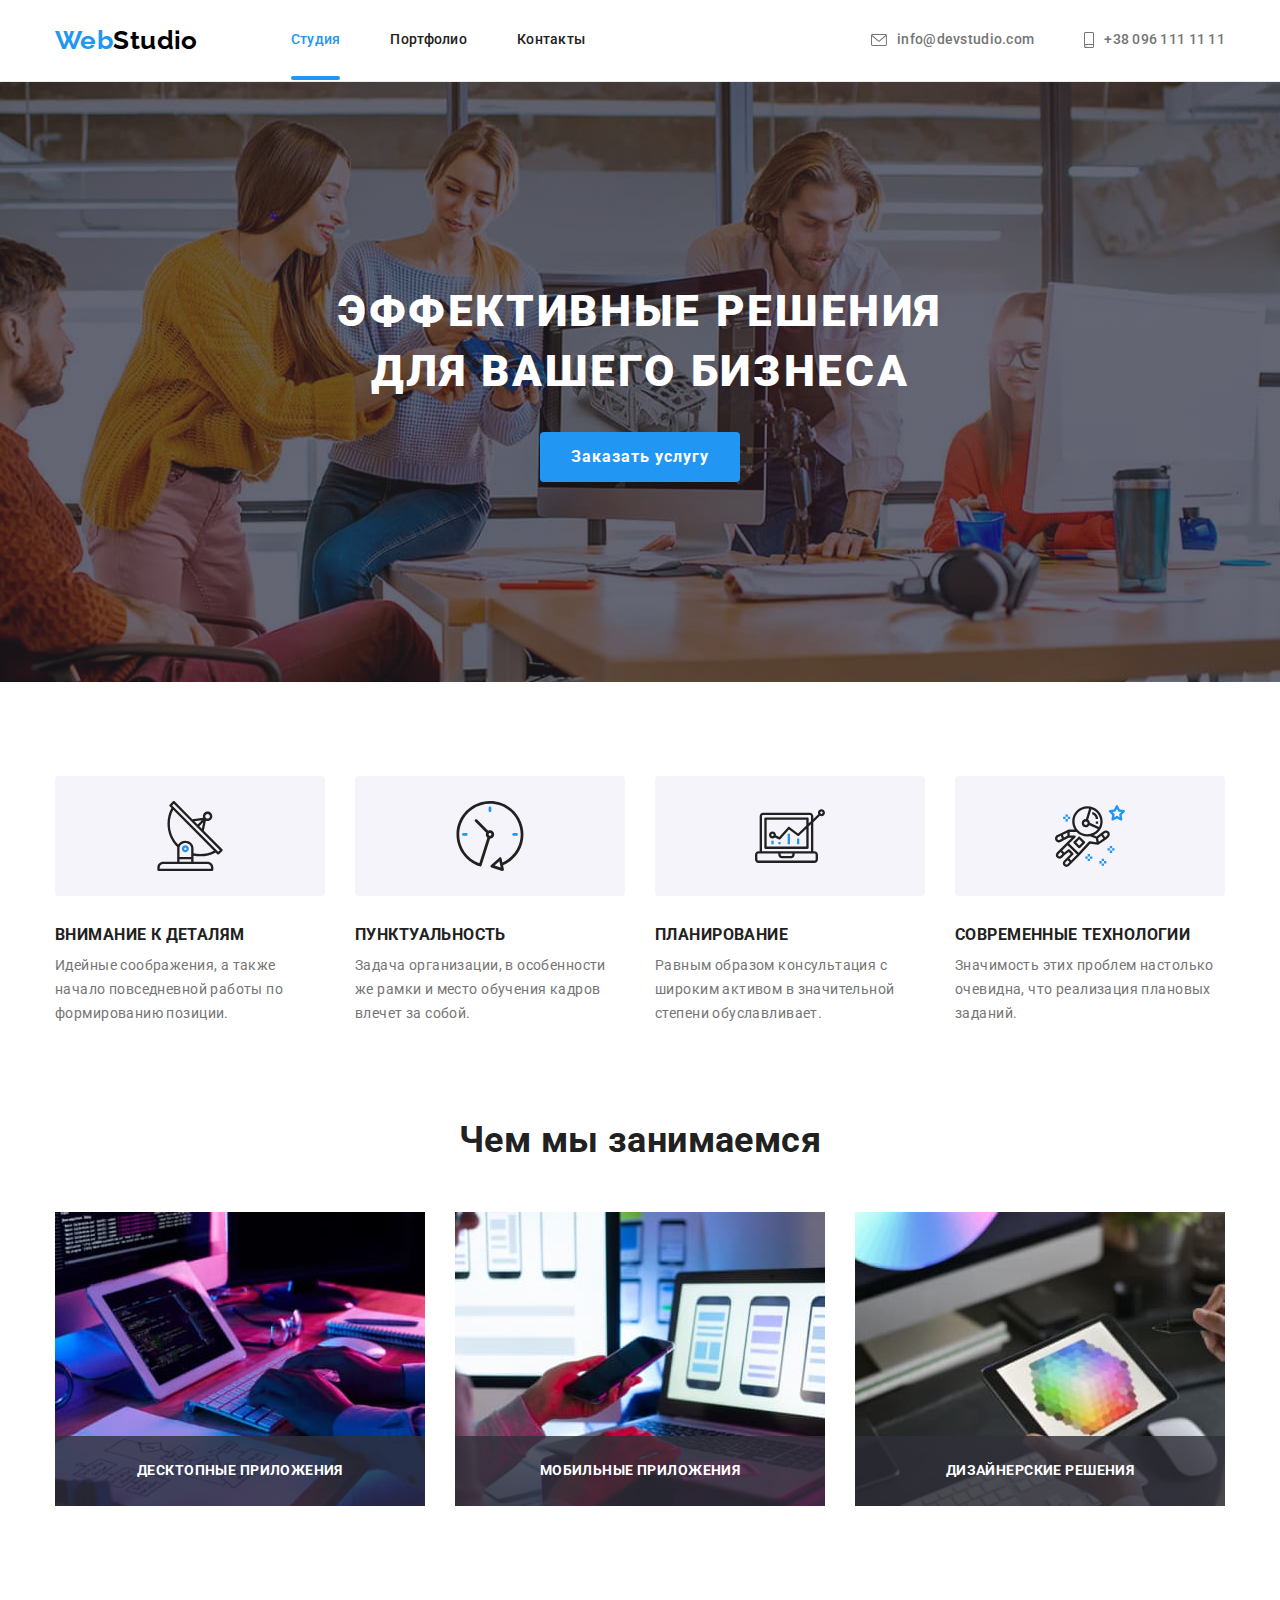
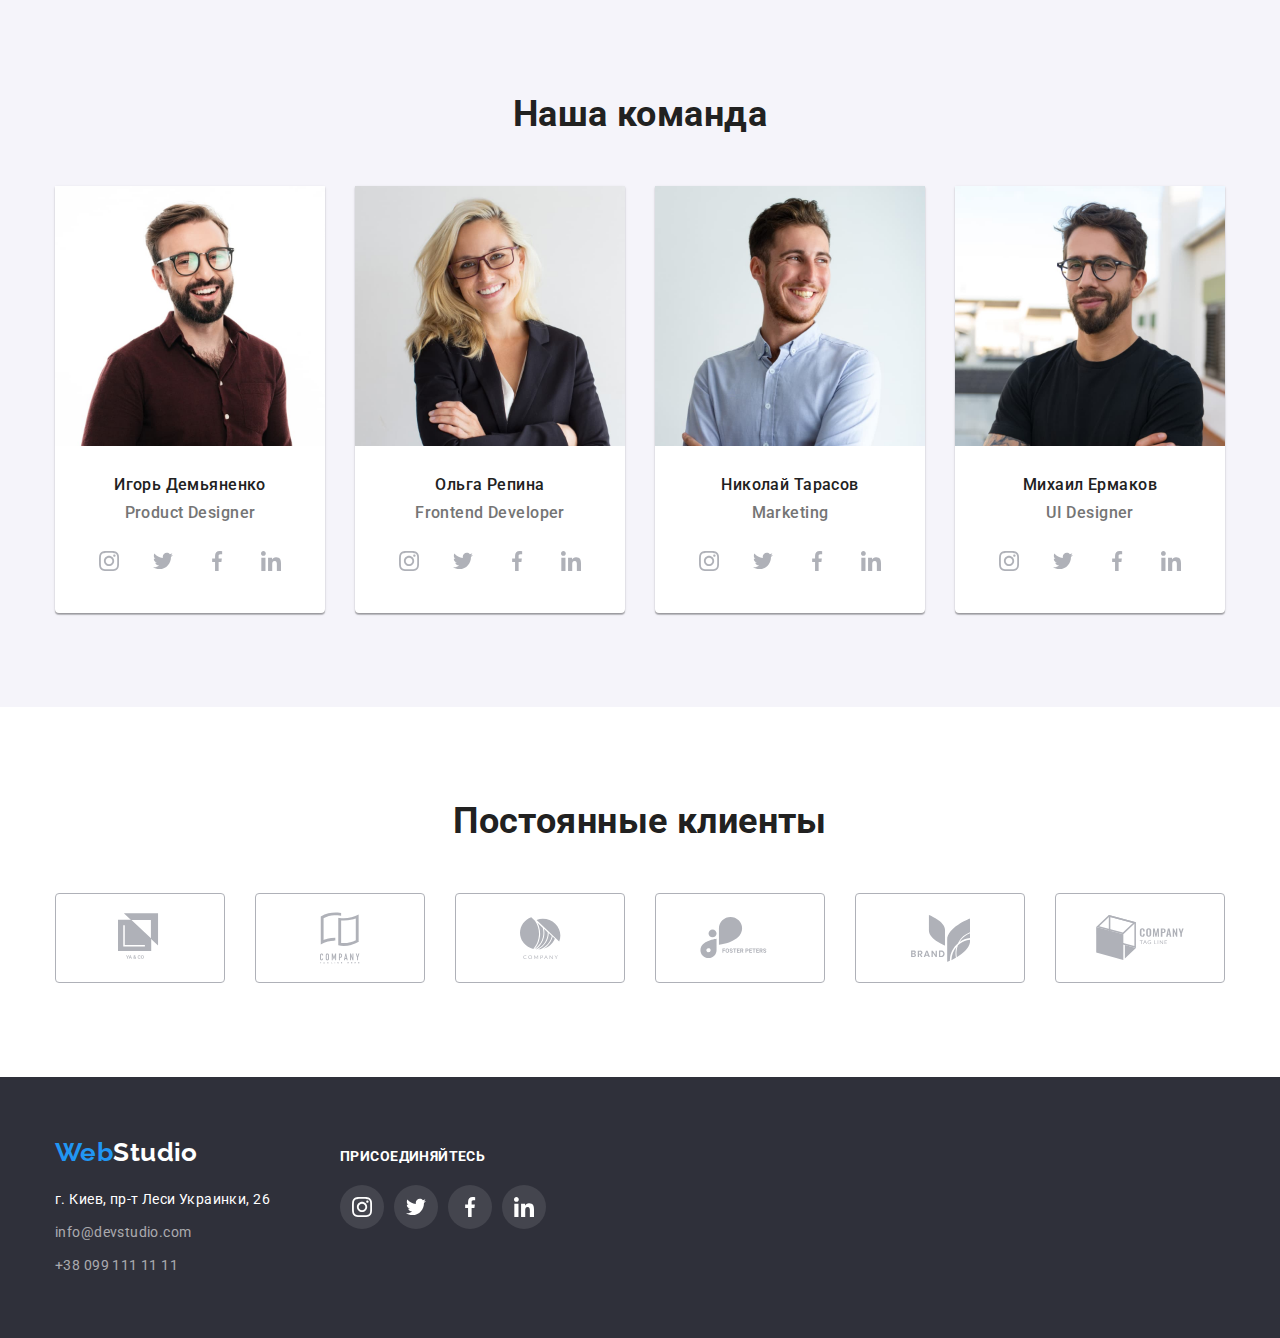
<file: index.html>
<!DOCTYPE html>
<html lang="ru">
<head>
    <meta charset="UTF-8">
    <meta http-equiv="X-UA-Compatible" content="IE=edge">
    <meta name="viewport" content="width=device-width, initial-scale=1.0">
    <title>WebStudio</title>
    <link rel="preconnect" href="https://fonts.gstatic.com">
    <link href="https://fonts.googleapis.com/css2?family=Raleway:wght@700&family=Roboto:wght@400;500;700;900&display=swap"
        rel="stylesheet">
    <link rel="stylesheet" href="https://cdnjs.cloudflare.com/ajax/libs/modern-normalize/0.2.0/modern-normalize.min.css">
    <link rel="stylesheet" href="./css/styles.css">
</head>
<body>
    <header class="header section">
        <div class="container header-container">
            <nav class="header-nav">
                <a href="./index.html" class="logo-webstudio logo-studio"> 
                    <span class="logo-web">Web</span>Studio
                </a>
                <ul class="nav-links">
                    <li>
                        <a href="./index.html" class="current">Студия</a>
                    </li>
                    <li>
                        <a href="./portfolio.html">Портфолио</a>
                    </li>
                    <li>
                        <a href="">Контакты</a>
                    </li>
                </ul>
            </nav>
            <ul class="contacts">
                <li>
                    <a href="mailto:info@devstudio.com" class="contact-link">
                        <svg class="contact-icon" width="16" height="12">
                            <use href="./images/icons.svg#icon-envelope"></use>
                        </svg>
                        info@devstudio.com</a>
                </li>
                <li>
                    <a href="tel:++380961111111" class="contact-link">
                        <svg class="contact-icon" width="10" height="16">
                            <use href="./images/icons.svg#icon-smartphone"></use>
                        </svg>
                        +38 096 111 11 11</a>
                </li>
            </ul>
        </div>
    </header>
    <main>
        <!--Герой-->
        <section class="hero section">
            <div class="hero-background">
                <div class="container hero-container">
                    <div class="hero-content">
                        <h1 class="hero-title">Эффективные решения для вашего бизнеса</h1>
                        <button data-modal-open type="button" class="button hero-button">Заказать услугу</button>
                    </div>
                </div>
            </div>
        </section>
        <!--Наши особенности-->
        <section class="section">
            <div class="peculiarities container">
                <h2 class="visually-hidden">Наши особенности</h2>
                <ul class="peculiar-list">
                    <li>
                        <div class="peculiar-item">
                            <svg class="" width="70" height="70">
                                <use href="./images/icons.svg#icon-antenna" ></use>
                            </svg>
                        </div>
                        <h3>Внимание к деталям</h3>
                        <p>Идейные соображения, а также начало повседневной работы по формированию позиции.</p>
                    </li>
                    <li>
                        <div class="peculiar-item">
                            <svg class="" width="70" height="70">
                                <use href="./images/icons.svg#icon-clock-1"></use>
                            </svg>
                        </div>
                        <h3>Пунктуальность</h3>
                        <p>Задача организации, в особенности же рамки и место обучения кадров влечет за собой.</p>
                    </li>
                    <li>
                        <div class="peculiar-item">
                            <svg class="" width="70" height="70">
                                <use href="./images/icons.svg#icon-diagram"></use>
                            </svg>
                        </div>
                        <h3>Планирование</h3>
                        <p>Равным образом консультация с широким активом в значительной степени обуславливает.</p>
                    </li>
                    <li>
                        <div class="peculiar-item">
                            <svg class="" width="70" height="70">
                                <use href="./images/icons.svg#icon-astronaut"></use>
                            </svg>
                        </div>
                        <h3>Современные технологии</h3>
                        <p>Значимость этих проблем настолько очевидна, что реализация плановых заданий.</p>
                    </li>
                </ul>
            </div>
        </section>
        <!--Чем занимаемся-->
        <section class="activities section">
            <div class="container">
                <h2 class="activities-title">Чем мы занимаемся</h2>
                <ul class="activities-list">
                    <li class="activity-item">
                        <img src="./images/box_1.jpg" alt="планшет с клавиатурой" width="370">
                        <p class="activity-text">Десктопные приложения</p>
                    </li>
                    <li class="activity-item">
                        <img src="./images/box_2.jpg" alt="планшет с клавиатурой" width="370">
                        <p class="activity-text">Мобильные приложения</p>
                    </li>
                    <li class="activity-item">
                        <img src="./images/box_3.jpg" alt="графический планшет" width="370">
                        <p class="activity-text">Дизайнерские решения</p>
                    </li>
                </ul>
            </div>
        </section>
        <!--Наша команда-->
        <section class="team section">
            <div class="container team-container">
                <h2 class="team-title">Наша команда</h2>
                <ul class="team-cards">
                    <li>
                        <img src="./images/img_team_1.jpg" alt="бородатый мужчина в очках" width="270">
                        <div class="team-card-title">
                            <h3>Игорь Демьяненко</h3>
                            <p>Product Designer</p>
                        </div>
                        <ul class="social-links">
                            <li class="soc-link-item">
                                <a href="" class="soc-link" target="_blank" rel="noopener noreferrer">
                                    <svg class="soc-link-icon">
                                        <use href="./images/icons.svg#icon-instagram"></use>
                                    </svg>
                                </a>
                            </li>
                                <li class="soc-link-item">
                                    <a href="" class="soc-link" target="_blank" rel="noopener noreferrer">
                                        <svg class="soc-link-icon">
                                            <use href="./images/icons.svg#icon-twitter"></use>
                                        </svg>
                                    </a>
                                </li>
                                <li class="soc-link-item">
                                    <a href="" class="soc-link" target="_blank" rel="noopener noreferrer">
                                        <svg class="soc-link-icon">
                                            <use href="./images/icons.svg#icon-facebook"></use>
                                        </svg>
                                    </a>
                                </li>
                                <li class="soc-link-item">
                                    <a href="" class="soc-link" target="_blank" rel="noopener noreferrer">
                                        <svg class="soc-link-icon">
                                            <use href="./images/icons.svg#icon-linkedin"></use>
                                        </svg>
                                    </a>
                                </li>
                        </ul>
                    </li>
                    <li>
                        <img src="./images/img_team_2.jpg" alt="блондинка в очках" width="270">
                        <div class="team-card-title">
                            <h3>Ольга Репина</h3>
                            <p>Frontend Developer</p>
                        </div>
                        <ul class="social-links">
                            <li class="soc-link-item">
                                <a href="" class="soc-link" target="_blank" rel="noopener noreferrer">
                                    <svg class="soc-link-icon">
                                        <use href="./images/icons.svg#icon-instagram"></use>
                                    </svg>
                                </a>
                            </li>
                            <li class="soc-link-item">
                                <a href="" class="soc-link" target="_blank" rel="noopener noreferrer">
                                    <svg class="soc-link-icon">
                                        <use href="./images/icons.svg#icon-twitter"></use>
                                    </svg>
                                </a>
                            </li>
                            <li class="soc-link-item">
                                <a href="" class="soc-link" target="_blank" rel="noopener noreferrer">
                                    <svg class="soc-link-icon">
                                        <use href="./images/icons.svg#icon-facebook"></use>
                                    </svg>
                                </a>
                            </li>
                            <li class="soc-link-item">
                                <a href="" class="soc-link" target="_blank" rel="noopener noreferrer">
                                    <svg class="soc-link-icon">
                                        <use href="./images/icons.svg#icon-linkedin"></use>
                                    </svg>
                                </a>
                            </li>
                        </ul>
                    </li>
                    <li>
                        <img src="./images/img_team_3.jpg" alt="молодой мужчина в рубашке" width="270">
                        <div class="team-card-title">
                            <h3>Николай Тарасов</h3>
                            <p>Marketing</p>
                        </div>
                        <ul class="social-links">
                            <li class="soc-link-item">
                                <a href="" class="soc-link" target="_blank" rel="noopener noreferrer">
                                    <svg class="soc-link-icon">
                                        <use href="./images/icons.svg#icon-instagram"></use>
                                    </svg>
                                </a>
                            </li>
                            <li class="soc-link-item">
                                <a href="" class="soc-link" target="_blank" rel="noopener noreferrer">
                                    <svg class="soc-link-icon">
                                        <use href="./images/icons.svg#icon-twitter"></use>
                                    </svg>
                                </a>
                            </li>
                            <li class="soc-link-item">
                                <a href="" class="soc-link" target="_blank" rel="noopener noreferrer">
                                    <svg class="soc-link-icon">
                                        <use href="./images/icons.svg#icon-facebook"></use>
                                    </svg>
                                </a>
                            </li>
                            <li class="soc-link-item">
                                <a href="" class="soc-link" target="_blank" rel="noopener noreferrer">
                                    <svg class="soc-link-icon">
                                        <use href="./images/icons.svg#icon-linkedin"></use>
                                    </svg>
                                </a>
                            </li>
                        </ul>
                    </li>
                    <li>
                        <img src="./images/img_team_4.jpg" alt="мужчина в очках с бородой" width="270">
                        <div class="team-card-title">
                            <h3>Михаил Ермаков</h3>
                            <p>UI Designer</p>
                        </div>
                        <ul class="social-links">
                            <li class="soc-link-item">
                                <a href="" class="soc-link" target="_blank" rel="noopener noreferrer">
                                    <svg class="soc-link-icon">
                                        <use href="./images/icons.svg#icon-instagram"></use>
                                    </svg>
                                </a>
                            </li>
                            <li class="soc-link-item">
                                <a href="" class="soc-link" target="_blank" rel="noopener noreferrer">
                                    <svg class="soc-link-icon">
                                        <use href="./images/icons.svg#icon-twitter"></use>
                                    </svg>
                                </a>
                            </li>
                            <li class="soc-link-item">
                                <a href="" class="soc-link" target="_blank" rel="noopener noreferrer">
                                    <svg class="soc-link-icon">
                                        <use href="./images/icons.svg#icon-facebook"></use>
                                    </svg>
                                </a>
                            </li>
                            <li class="soc-link-item">
                                <a href="" class="soc-link" target="_blank" rel="noopener noreferrer">
                                    <svg class="soc-link-icon">
                                        <use href="./images/icons.svg#icon-linkedin"></use>
                                    </svg>
                                </a>
                            </li>
                        </ul>
                    </li>
                </ul>
            </div>
        </section>
        <!--ПОСТОЯННЫЕ КЛИЕНТЫ-->
        <section class="section">
            <div class="container clients-container">
                <h2 class="clients-title">Постоянные клиенты</h2>
                <div class="clients-cards">
                    <ul class="clients-list">
                        <li>
                            <a href="" class="client-card" target="_blank" rel="noopener noreferrer">
                                <svg class="client-icon" width="44.27" height="49.23">
                                    <use href="./images/icons.svg#icon-logo-1"></use>
                                </svg>
                            </a>
                        </li>
                        <li class="">
                            <a href="" class="client-card" target="_blank" rel="noopener noreferrer">
                                <svg class="client-icon" width="40" height="52">
                                    <use href="./images/icons.svg#icon-logo-2"></use>
                                </svg>    
                            </a>
                        </li>
                        <li>
                            <a href="" class="client-card" target="_blank" rel="noopener noreferrer">
                                <svg class="client-icon" width="41" height="42.6">
                                    <use href="./images/icons.svg#icon-logo-3"></use>
                                </svg>
                            </a>
                        </li>
                        <li>
                            <a href="" class="client-card" target="_blank" rel="noopener noreferrer">
                                <svg class="client-icon" width="79.66" height="42.02">
                                    <use href="./images/icons.svg#icon-logo-4"></use>
                                </svg>
                            </a>
                        </li>
                        <li>
                            <a href="" class="client-card" target="_blank" rel="noopener noreferrer">
                                <svg class="client-icon" width="59" height="47">
                                    <use href="./images/icons.svg#icon-logo-5"></use>
                                </svg>
                            </a>
                        </li>
                        <li>
                            <a href="" class="client-card" target="_blank" rel="noopener noreferrer">
                                <svg class="client-icon" width="88.48" height="45.44">
                                    <use href="./images/icons.svg#icon-logo-6"></use>
                                </svg>
                            </a>
                        </li>

                    </ul>
                </div>
            </div>
        </section>
    </main>
    <footer class="footer section">
        <div class="container footer-container">
            <div class="f-adress-block">
                <a href="./index.html" class="logo-webstudio logo-web footer-logo">
                    Web<span class="logo-studio footer-studio">Studio</span>
                </a>
                <address class="f-adress">
                    <ul class="footer-contacts">
                        <li class="footer-adress">
                            <a href="https://goo.gl/maps/KNrAEFHiZYmfHYcRA" target="_blank" rel="noopener noreferer">г. Киев, пр-т Леси Украинки, 26</a>
                        </li>
                        <li class="footer-contact">
                            <a href="mailto:info@devstudio.com">info@devstudio.com</a>
                        </li>
                        <li class="footer-contact">
                            <a href="tel:+380991111111">+38 099 111 11 11</a>
                        </li>
                    </ul>
                </address>
            </div>
            <div class="footer-links">
                <h3 class="footer-join">присоединяйтесь</h3>
                <ul class="social-links">
                    <li class="soc-link-item">
                        <a href="" class="soc-link soc-link-footer" target="_blank" rel="noopener noreferrer">
                            <svg class="soc-link-icon slink-icon-footer">
                                <use href="./images/icons.svg#icon-instagram"></use>
                            </svg>
                        </a>
                    </li>
                    <li class="soc-link-item">
                        <a href="" class="soc-link soc-link-footer" target="_blank" rel="noopener noreferrer">
                            <svg class="soc-link-icon slink-icon-footer">
                                <use href="./images/icons.svg#icon-twitter"></use>
                            </svg>
                        </a>
                    </li>
                    <li class="soc-link-item">
                        <a href="" class="soc-link soc-link-footer" target="_blank" rel="noopener noreferrer">
                            <svg class="soc-link-icon slink-icon-footer">
                                <use href="./images/icons.svg#icon-facebook"></use>
                            </svg>
                        </a>
                    </li>
                    <li class="soc-link-item">
                        <a href="" class="soc-link soc-link-footer" target="_blank" rel="noopener noreferrer">
                            <svg class="soc-link-icon slink-icon-footer">
                                <use href="./images/icons.svg#icon-linkedin"></use>
                            </svg>
                        </a>
                    </li>
                </ul>
            </div>
        </div>
    </footer>
    <div class="backdrop visually-hidden" data-modal>
        <div class="modal">
            <button data-modal-close type="button" class="modal-button">
                <svg class="modal-close-icon">
                    <use href="./images/icons.svg#icon-close"></use>
                </svg>
            </button>
        </div>
    </div>
    <script src="./js/modal.js"></script>
</body>
</html>
</file>
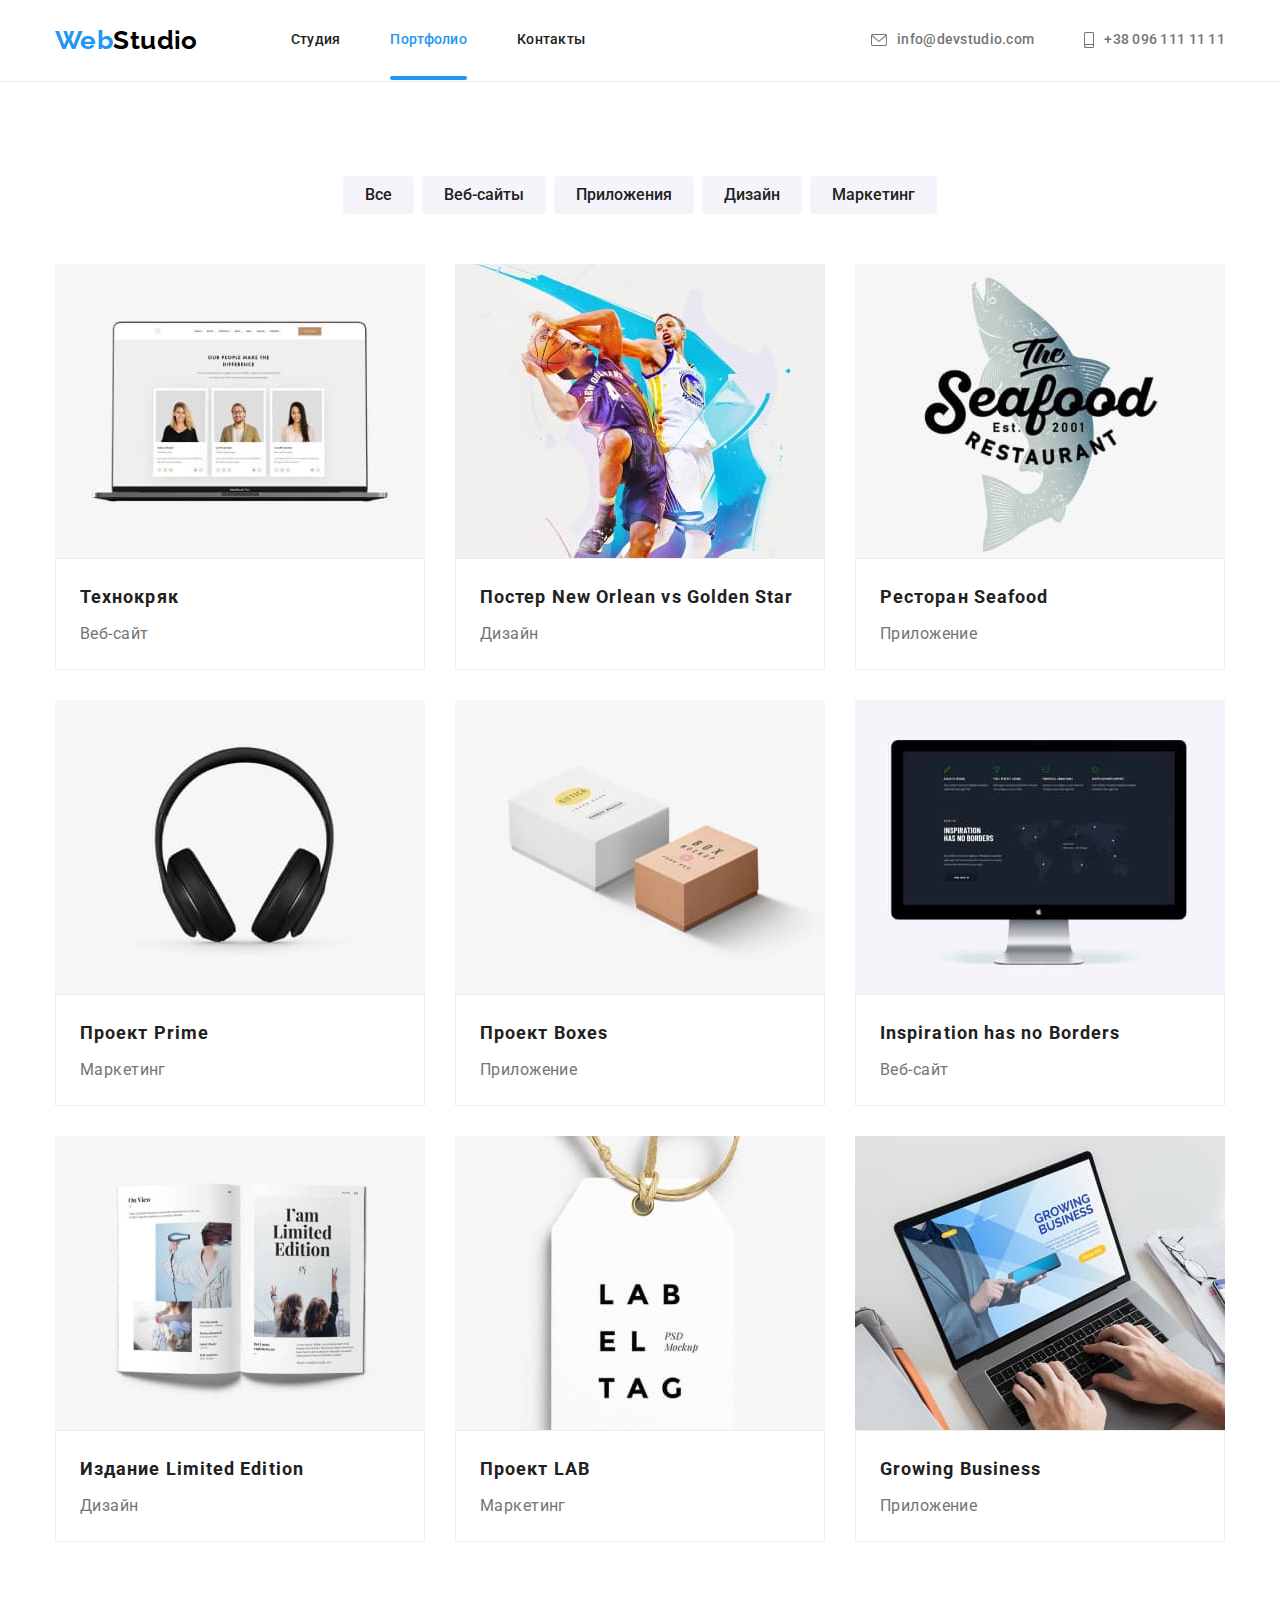
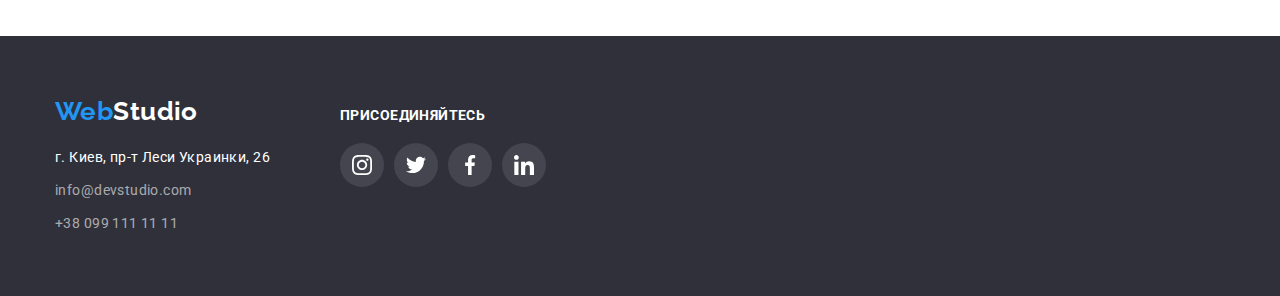
<file: portfolio.html>
<!DOCTYPE html>
<html lang="en">
<head>
    <meta charset="UTF-8">
    <meta http-equiv="X-UA-Compatible" content="IE=edge">
    <meta name="viewport" content="width=device-width, initial-scale=1.0">
    <title>Document</title>
    <link rel="preconnect" href="https://fonts.gstatic.com">
    <link href="https://fonts.googleapis.com/css2?family=Raleway:wght@700&family=Roboto:wght@400;500;700;900&display=swap"
        rel="stylesheet">
    <link rel="stylesheet" href="https://cdnjs.cloudflare.com/ajax/libs/modern-normalize/0.2.0/modern-normalize.min.css">
    <link rel="stylesheet" href="./css/styles.css">
</head>
<body>
    <header class="header section">
        <div class="container header-container">
            <nav class="header-nav">
                <a href="./index.html" class="logo-webstudio logo-studio">
                    <span class="logo-web">Web</span>Studio
                </a>
                <ul class="nav-links">
                    <li>
                        <a href="./index.html">Студия</a>
                    </li>
                    <li>
                        <a href="./portfolio.html" class="current">Портфолио</a>
                    </li>
                    <li>
                        <a href="">Контакты</a>
                    </li>
                </ul>
            </nav>
            <ul class="contacts">
                <li>
                    <a href="mailto:info@devstudio.com" class="contact-link">
                        <svg class="contact-icon" width="16" height="12">
                            <use href="./images/icons.svg#icon-envelope"></use>
                        </svg>
                        info@devstudio.com</a>
                </li>
                <li>
                    <a href="tel:++380961111111" class="contact-link">
                        <svg class="contact-icon" width="10" height="16">
                            <use href="./images/icons.svg#icon-smartphone"></use>
                        </svg>
                        +38 096 111 11 11</a>
                </li>
            </ul>
        </div>
    </header>
    <main>
        <section class="section portfolio">
            <div class="container pf-container">
                <h1 class="visually-hidden">Портфолио</h1>

                <!--Фильтры-->
                <h2 class="visually-hidden">Кнопки-фильтры</h2>
                <ul class="filt-btn">
                    <li>
                        <button class="button filter" type="button">Все</button>
                    </li>
                    <li>
                        <button class="button filter" type="button">Веб-сайты</button>
                    </li>
                    <li>
                        <button class="button filter" type="button">Приложения</button>
                    </li>
                    <li>
                        <button class="button filter" type="button">Дизайн</button>
                    </li>
                    <li>
                        <button class="button filter" type="button">Маркетинг</button>
                    </li>
                </ul>
                
                <!--карточки портфолио-->
                <h2 class="visually-hidden">Карточки портфолио</h2>
                <ul class="pf-cards">
                    <li class="pf-item">
                        <a href="" class="pf-link">
                            <div class="pf-image">
                                <img src="./images/pf-1.jpg" alt="баскетболисты" width="370">
                                <div class="card-overlay">
                                    Технокряк это современная площадка распространения коронавируса. Компании используют эту платформу для цифрового
                                    шпионажа и атак на защищённые сервера конкурентов.
                                </div>
                            </div>
                            <div class="pf-card-text">  
                                <h3>Технокряк</h3>
                                <p>Веб-сайт</p>
                            </div>
                        </a>
                    </li>
                    <li class="pf-item">
                        <a href="" class="pf-link">
                            <div class="pf-image">
                                <img src="./images/pf-2.jpg"  alt="баскетболисты" width="370">
                                <div class="card-overlay">
                                    Технокряк это современная площадка распространения коронавируса. Компании используют эту платформу для цифрового
                                    шпионажа и атак на защищённые сервера конкурентов.
                                </div>
                            </div>
                            <div class="pf-card-text">
                                <h3>Постер New Orlean vs Golden Star</h3>
                                <p>Дизайн</p>
                            </div>
                        </a>
                    </li>
                    <li class="pf-item">
                        <a href="" class="pf-link">
                            <div class="pf-image">
                                <img src="./images/pf-3.jpg" alt="баскетболисты" width="370">
                                <div class="card-overlay">
                                    Технокряк это современная площадка распространения коронавируса. Компании используют эту платформу для цифрового
                                    шпионажа и атак на защищённые сервера конкурентов.
                                </div>
                            </div>
                            <div class="pf-card-text">
                                <h3>Ресторан Seafood</h3>
                                <p>Приложение</p>
                            </div>
                        </a>
                    </li>
                    <li class="pf-item">
                        <a href="" class="pf-link">
                            <div class="pf-image">
                                <img src="./images/pf-4.jpg" alt="баскетболисты" width="370">
                                <div class="card-overlay">
                                    Технокряк это современная площадка распространения коронавируса. Компании используют эту платформу для цифрового
                                    шпионажа и атак на защищённые сервера конкурентов.
                                </div>
                            </div>
                            <div class="pf-card-text">
                                <h3>Проект Prime</h3>
                                <p>Маркетинг</p>
                            </div>
                        </a>
                    </li>
                    <li class="pf-item">
                        <a href="" class="pf-link">
                            <div class="pf-image">
                                <img src="./images/pf-5.jpg" alt="баскетболисты" width="370">
                                <div class="card-overlay">
                                    Технокряк это современная площадка распространения коронавируса. Компании используют эту платформу для цифрового
                                    шпионажа и атак на защищённые сервера конкурентов.
                                </div>
                            </div>
                            <div class="pf-card-text">
                                <h3>Проект Boxes</h3>
                                <p>Приложение</p>
                            </div>
                        </a>
                    </li>
                    <li class="pf-item">
                        <a href="" class="pf-link">
                            <div class="pf-image">
                                <img src="./images/pf-6.jpg" alt="баскетболисты" width="370">
                                <div class="card-overlay">
                                    Технокряк это современная площадка распространения коронавируса. Компании используют эту платформу для цифрового
                                    шпионажа и атак на защищённые сервера конкурентов.
                                </div>
                            </div>
                            <div class="pf-card-text">
                                <h3>Inspiration has no Borders</h3>
                                <p>Веб-сайт</p>
                            </div>
                        </a>
                    </li>
                    <li class="pf-item">
                        <a href="" class="pf-link">
                            <div class="pf-image">
                                <img src="./images/pf-7.jpg" alt="баскетболисты" width="370">
                                <div class="card-overlay">
                                    Технокряк это современная площадка распространения коронавируса. Компании используют эту платформу для цифрового
                                    шпионажа и атак на защищённые сервера конкурентов.
                                </div>
                            </div>
                            <div class="pf-card-text">
                                <h3>Издание Limited Edition</h3>
                                <p>Дизайн</p>
                            </div>
                        </a>
                    </li>
                    <li class="pf-item">
                        <a href="" class="pf-link">
                            <div class="pf-image">
                                <img src="./images/pf-8.jpg" alt="баскетболисты" width="370">
                                <div class="card-overlay">
                                    Технокряк это современная площадка распространения коронавируса. Компании используют эту платформу для цифрового
                                    шпионажа и атак на защищённые сервера конкурентов.
                                </div>
                            </div>
                            <div class="pf-card-text">
                                <h3>Проект LAB</h3>
                                <p>Маркетинг</p>
                            </div>
                        </a>
                    </li>
                    <li class="pf-item">
                        <a href="" class="pf-link">
                            <div class="pf-image">
                                <img src="./images/pf-9.jpg" alt="баскетболисты" width="370">
                                <div class="card-overlay">
                                    Технокряк это современная площадка распространения коронавируса. Компании используют эту платформу для цифрового
                                    шпионажа и атак на защищённые сервера конкурентов.
                                </div>
                            </div>
                            <div class="pf-card-text">
                                <h3>Growing Business</h3>
                                <p>Приложение</p>
                            </div>
                        </a>
                    </li>
                </ul>
            </div>
        </section>

    </main>
    <footer class="footer section">
        <div class="container footer-container">
            <div class="f-adress-block">
                <a href="./index.html" class="logo-webstudio logo-web footer-logo">
                    Web<span class="logo-studio footer-studio">Studio</span>
                </a>
                <address class="f-adress">
                    <ul class="footer-contacts">
                        <li class="footer-adress">
                            <a href="https://goo.gl/maps/KNrAEFHiZYmfHYcRA" target="_blank" rel="noopener noreferer">г.
                                Киев, пр-т Леси Украинки, 26</a>
                        </li>
                        <li class="footer-contact">
                            <a href="mailto:info@devstudio.com">info@devstudio.com</a>
                        </li>
                        <li class="footer-contact">
                            <a href="tel:+380991111111">+38 099 111 11 11</a>
                        </li>
                    </ul>
                </address>
            </div>
            <div class="footer-links">
                <h3 class="footer-join">присоединяйтесь</h3>
                <ul class="social-links">
                    <li class="soc-link-item">
                        <a href="" class="soc-link soc-link-footer" target="_blank" rel="noopener noreferrer">
                            <svg class="soc-link-icon slink-icon-footer">
                                <use href="./images/icons.svg#icon-instagram"></use>
                            </svg>
                        </a>
                    </li>
                    <li class="soc-link-item">
                        <a href="" class="soc-link soc-link-footer" target="_blank" rel="noopener noreferrer">
                            <svg class="soc-link-icon slink-icon-footer">
                                <use href="./images/icons.svg#icon-twitter"></use>
                            </svg>
                        </a>
                    </li>
                    <li class="soc-link-item">
                        <a href="" class="soc-link soc-link-footer" target="_blank" rel="noopener noreferrer">
                            <svg class="soc-link-icon slink-icon-footer">
                                <use href="./images/icons.svg#icon-facebook"></use>
                            </svg>
                        </a>
                    </li>
                    <li class="soc-link-item">
                        <a href="" class="soc-link soc-link-footer" target="_blank" rel="noopener noreferrer">
                            <svg class="soc-link-icon slink-icon-footer">
                                <use href="./images/icons.svg#icon-linkedin"></use>
                            </svg>
                        </a>
                    </li>
                </ul>
            </div>
        </div>
    </footer>
</body>
</html>
</file>
<file: css/styles.css>
:root {
  --main-text-color: #212121;
  --secondary-text-color: #757575;
  --header-bg-color: #ffffff;
  --hero-bg-color: #2f303a;
  --body-bg-color: #e5e5e5;
  --accent-color: #2196f3;
  --logo-dark-color: #000000;
  --filter-button-bg-color: #f5f4fa;
  --icon-color: #afb1b8;
  --timing-function: cubic-bezier(0.4, 0, 0.2, 1);
  --duration: 250ms;
}

body {
  font-family: roboto, sans-serif;
  font-style: normal;
  font-weight: 400;
  font-size: 14px;
  letter-spacing: 0.03em;
  background-color: var(--header-bg-color);
  color: var(--main-text-color);
}
ul {
  margin: 0;
  padding: 0;
  list-style: none;
}
a {
  text-decoration: none;
}
address {
  font-style: inherit;
}
h1,
h2,
h3,
h4,
h5,
h6,
p {
  margin-top: 0;
  margin-bottom: 0;
}
img {
  display: block;
  max-width: 100%;
}
.section {
}
.container {
  /*outline: 2px solid tomato;*/
  width: 1200px;
  margin-left: auto;
  margin-right: auto;
  padding: 0 15px;
}
.button {
  display: inline-block;
  border: transparent;
  border-radius: 4px;
  font-family: inherit;
  font-style: inherit;
  background-color: var(--accent-color);
  color: var(--header-bg-color);
  cursor: pointer;
}
.visually-hidden {
  position: absolute;
  clip: rect(0 0 0 0);
  width: 1px;
  height: 1px;
  margin: -1px;
}
/*LOGO-STUDIO HEADER AND FOOTER*/
.logo-webstudio {
  margin-right: 93px;
  padding: 25px 0;
  text-decoration: none;
  font-family: Raleway;
  font-weight: bold;
  font-size: 26px;
  line-height: 1.19;
}
.logo-web {
  color: var(--accent-color);
}
.logo-studio {
  color: var(--logo-dark-color);
}
.footer-logo {
  padding-top: 0;
  padding-bottom: 0;
}
.footer-studio {
  color: var(--header-bg-color);
}
/*HEADER*/
.header {
  border-bottom: 1px solid #ececec;
  background-color: var(--header-bg-color);
}
.header-container {
  display: flex;
  align-items: center;
  margin-left: auto;
  margin-right: auto;
}
/*ХЭДЕР НАВИГАЦИЯ*/
.header-nav {
  display: flex;
}
.nav-links {
  display: flex;
  align-items: center;
  margin: 0;
}
.nav-links li:not(:last-child) {
  margin-right: 50px;
}
.nav-links a {
  display: inline-block;
  padding: 32px 0;
  font-family: Roboto;
  font-weight: 500;
  font-size: 14px;
  line-height: 1.14;
  letter-spacing: 0.02em;
  color: var(--main-text-color);
  transition-property: color;
  transition-duration: var(--duration);
  transition-timing-function: var(--timing-function);
}
.nav-links a:hover,
.nav-links a:focus {
  color: var(--accent-color);
}

/*ХЭДЕР КОНТАКТЫ*/
.contacts {
  display: flex;
  margin-top: 0;
  margin-bottom: 0;
  margin-left: auto;
}
.contacts li:not(:last-child) {
  margin-right: 50px;
}
.contacts a {
  padding: 32px 0;
  font-weight: 500;
  line-height: 1.14;
  letter-spacing: 0.02em;
  color: var(--secondary-text-color);
  transition-property: color;
  transition-duration: var(--duration);
  transition-timing-function: var(--timing-function);
}
.contacts a:hover,
.contacts a:focus {
  color: var(--accent-color);
}
.nav-links .current {
  color: var(--accent-color);
}
.nav-links > li {
  position: relative;
}
.current::after {
  content: '';
  position: absolute;
  left: 0;
  bottom: 0;
  display: block;
  width: 100%;
  height: 4px;
  background-color: var(--accent-color);
  border-radius: 2px;
}
.contact-link {
  display: flex;
  align-items: center;
}
.contact-icon {
  margin-right: 10px;
  fill: var(--secondary-text-color);
  transition-property: color;
  transition-property: fill;
  transition-duration: var(--duration);
  transition-timing-function: var(--timing-function);
}
.contact-link:hover .contact-icon,
.contact-link:focus .contact-icon {
  color: var(--accent-color);
  fill: var(--accent-color);
}
/*HERO*/
.hero {
  background-color: var(--hero-bg-color);
}
.hero-background {
  max-width: 1600px;
  max-height: 600px;
  margin-left: auto;
  margin-right: auto;
  background-image: linear-gradient(
      to right,
      rgba(47, 48, 58, 0.4),
      rgba(47, 48, 58, 0.4)
    ),
    url(../images/Hero_main.jpg);
  background-repeat: no-repeat;
  background-position: center;
  background-size: cover;
}
.hero-container {
  text-align: center;
  margin-left: auto;
  margin-right: auto;
  padding-top: 200px;
  padding-bottom: 200px;
}
.hero-content {
  margin-left: auto;
  margin-right: auto;
  width: 696px;
}
.hero-title {
  margin-top: 0;
  margin-bottom: 30px;
  font-weight: 900;
  font-size: 44px;
  line-height: 1.36;
  text-align: center;
  letter-spacing: 0.06em;
  text-transform: uppercase;
  color: var(--header-bg-color);
}
.hero-button {
  width: 200px;
  height: 50px;
  border: transparent;
  font-weight: 700;
  font-size: 16px;
  line-height: 1.87;
  letter-spacing: 0.06em;
  color: var(--header-bg-color);
}

/*OUR PECULIARITIES*/
.peculiarities {
  padding-top: 94px;
  padding-bottom: 94px;
}

.peculiar-list {
  display: flex;
}
.peculiar-list li {
  width: 270px;
}
.peculiar-list li:not(:last-child) {
  margin-right: 30px;
}
.peculiar-item {
  display: inline-block;
  text-align: center;
  width: 270px;
  height: 120px;
  margin-bottom: 30px;
  padding: 25px 100px;
  border-radius: 4px;
  background-color: var(--filter-button-bg-color);
}

.peculiar-list h3 {
  margin-bottom: 10px;
  font-weight: 700;
  line-height: 1.14;
  text-transform: uppercase;
  color: var(--main-text-color);
}

.peculiar-list p {
  width: 270px;
  line-height: 1.71;
  color: var(--secondary-text-color);
}
/*OUR ACTIVITIES*/
.activities-title,
.team-title,
.clients-title {
  margin-bottom: 50px;
  font-weight: 700;
  font-size: 36px;
  line-height: 1.16;
  text-align: center;
  color: var(--main-text-color);
}

.activities-list {
  display: flex;
  padding-bottom: 94px;
}
.activities-list li {
  width: 370px;
}
.activities-list li:not(:last-child) {
  margin-right: 30px;
}
.activity-item {
  position: relative;
}
.activity-text {
  position: absolute;
  display: inline-flex;
  align-items: center;
  justify-content: center;
  bottom: 0;
  width: 100%;
  height: 70px;
  margin-left: auto;
  font-style: normal;
  font-weight: 700;
  font-size: 14px;
  line-height: 1.14;
  letter-spacing: 0.03em;
  text-transform: uppercase;
  color: var(--header-bg-color);
  background-color: rgba(47, 48, 58, 0.8);
}
/*OUR TEAM*/
.team {
  background-color: var(--filter-button-bg-color);
}
.team-container {
  padding-top: 94px;
  padding-bottom: 94px;
}
.team-cards {
  display: flex;
}
.team-cards > li {
  padding-bottom: 30px;
  box-shadow: 0px 1px 3px rgba(0, 0, 0, 0.12), 0px 1px 1px rgba(0, 0, 0, 0.14),
    0px 2px 1px rgba(0, 0, 0, 0.2);
  border-radius: 0px 0px 4px 4px;
  background-color: var(--header-bg-color);
}
.team-cards > li:not(:last-child) {
  margin-right: 30px;
}
.team-card-title {
  padding: 30px 0 16px;
}
.team-card-title h3 {
  margin-bottom: 10px;
}
.team-cards h3,
.team-cards p {
  text-align: center;
  font-weight: 500;
  font-size: 16px;
  line-height: 1.18;
  color: var(--main-text-color);
}

.team-cards p {
  color: var(--secondary-text-color);
}
.social-links {
  display: flex;
  text-align: center;
  justify-content: center;
}
.soc-link-item + .soc-link-item {
  margin-left: 10px;
}
.soc-link {
  display: flex;
  align-items: center;
  justify-content: center;
  width: 44px;
  height: 44px;
  border-radius: 50%;
  background-color: var(--header-bg-color);
  transition-property: background-color;
  transition-duration: var(--duration);
  transition-timing-function: var(--timing-function);
}
.soc-link-icon {
  width: 20px;
  height: 20px;
  fill: var(--icon-color);
  transition-property: fill;
  transition-duration: var(--duration);
  transition-timing-function: var(--timing-function);
}

.soc-link:hover,
.soc-link:focus {
  background-color: var(--accent-color);
}
.soc-link:hover .soc-link-icon,
.soc-link:focus .soc-link-icon {
  fill: var(--header-bg-color);
}
/*ПОСТОЯННЫЕ КЛИЕНТЫ*/
.clients-container {
  padding-top: 94px;
  padding-bottom: 94px;
}
.clients-list {
  display: flex;
  justify-content: center;
}
.clients-list > li {
  display: inline-block;
  text-align: center;
}
.clients-list > li:not(:last-child) {
  margin-right: 30px;
}
.client-card {
  display: flex;
  justify-content: center;
  align-items: center;
  width: 170px;
  height: 90px;
  border: 1px solid var(--icon-color);
  border-radius: 4px;
  transition-property: border-color;
  transition-duration: var(--duration);
  transition-timing-function: var(--timing-function);
}
.client-icon {
  fill: var(--icon-color);
  transition-property: fill;
  transition-duration: var(--duration);
  transition-timing-function: var(--timing-function);
}
.client-card:hover,
.client-card:focus {
  border-color: var(--accent-color);
}
.client-card:hover .client-icon,
.client-card:focus .client-icon {
  fill: var(--accent-color);
}
/*PORTFOLIO PAGE*/

.portfolio {
  background-color: var(--header-bg-color);
}
.pf-container {
  padding-top: 94px;
  padding-bottom: 94px;
}
/*КНОПКИ-ФИЛЬТРЫ*/

.filt-btn {
  display: flex;
  justify-content: center;
  margin-bottom: 50px;
}
.filt-btn li:not(:last-child) {
  margin-right: 8px;
}
.filter {
  padding: 6px 22px;
  font-weight: 500;
  font-size: 16px;
  line-height: 1.62;
  text-align: center;
  color: var(--main-text-color);
  background-color: var(--filter-button-bg-color);
  transition-property: background-color, color, box-shadow;
  transition-duration: var(--duration);
  transition-timing-function: var(--timing-function);
}
.filter:hover,
.filter:focus {
  box-shadow: 0px 3px 1px rgba(0, 0, 0, 0.1), 0px 1px 2px rgba(0, 0, 0, 0.08),
    0px 2px 2px rgba(0, 0, 0, 0.12);
  color: var(--header-bg-color);
  background-color: var(--accent-color);
}

/*КАРТОЧКИ ПОРТФОЛИО*/
.pf-cards {
  display: flex;
  flex-wrap: wrap;
  justify-content: center;
  align-items: center;
  margin-top: -30px;
  margin-left: -30px;
}
.pf-cards .pf-item {
  flex-basis: calc(100% / 3 - 30px);
  margin-top: 30px;
  margin-left: 30px;
  background-color: var(--header-bg-color);
  transition-property: box-shadow;
  transition-duration: var(--duration);
  transition-timing-function: var(--timing-function);
}

.pf-item:hover,
.pf-item:focus {
  box-shadow: 0px 1px 1px rgba(0, 0, 0, 0.12), 0px 4px 4px rgba(0, 0, 0, 0.06),
    1px 4px 6px rgba(0, 0, 0, 0.16);
}

.pf-image {
  overflow: hidden;
  position: relative;
}
.card-overlay {
  position: absolute;
  text-align: left;
  padding: 63px 24px;
  top: 0;
  left: 0;
  width: 100%;
  height: 100%;
  font-style: normal;
  font-weight: 400;
  font-size: 18px;
  line-height: 1.55;
  letter-spacing: 0.03em;
  transform: translateY(100%);
  transition: transform var(--duration);
  transition-timing-function: var(--timing-function);
  background-color: var(--accent-color);
  opacity: 0.9;
  color: var(--header-bg-color);
}
.pf-item:hover .card-overlay {
  transform: translateY(0);
}
.pf-link:focus .card-overlay {
  transform: translateY(0);
}
.pf-card-text {
  padding: 20px 24px;
  border: 1px solid #eeeeee;
}
.pf-cards h3 {
  text-decoration: none;
  margin-bottom: 4px;
  font-weight: 700;
  font-size: 18px;
  line-height: 2;
  letter-spacing: 0.06em;
  color: var(--main-text-color);
}

.pf-cards p {
  font-size: 16px;
  line-height: 1.87;
  color: var(--secondary-text-color);
}

/*FOOTER*/

.footer {
  background-color: var(--hero-bg-color);
}

.footer-container {
  display: flex;
  align-items: baseline;
  padding: 60px 15px;
}

.foot-studio {
  color: var(--header-bg-color);
}
.f-adress {
  margin-top: 20px;
  margin-right: 70px;
}

.footer-contacts li:not(:last-child) {
  margin-bottom: 9px;
}
.footer-contacts a {
  font-weight: 400;
  line-height: 1.71;
  color: rgba(255, 255, 255, 0.6);
  transition-property: color;
  transition-duration: var(--duration);
  transition-timing-function: var(--timing-function);
}

.footer-contacts a:hover,
.footer-contacts a:focus {
  color: var(--accent-color);
}

.footer-adress a {
  font-weight: 400;
  line-height: 1.71;
  color: var(--header-bg-color);
}

.footer-join {
  margin-bottom: 20px;
  font-weight: 700;
  font-size: 14px;
  line-height: 1.14;
  letter-spacing: 0.03em;
  text-transform: uppercase;
  color: var(--header-bg-color);
}

.soc-link-footer {
  background-color: rgba(255, 255, 255, 0.1);
}
.slink-icon-footer {
  fill: var(--header-bg-color);
}
/*МОДАЛЬНОЕ ОКНО*/
.backdrop {
  position: fixed;
  top: 0;
  left: 0;
  width: 100%;
  height: 100%;
  background-color: rgba(0, 0, 0, 0.2);
}
.modal {
  position: absolute;
  top: 50%;
  left: 50%;
  transform: translate(-50%, -50%);

  width: 528px;
  height: 581px;
  background-color: var(--header-bg-color);
}
.modal-button {
  display: inline-block;
  text-align: center;
  position: absolute;
  cursor: pointer;
  margin-top: 8px;
  margin-right: 8px;
  top: 0;
  right: 0;
  width: 30px;
  height: 30px;
  border: 1px solid rgba(0, 0, 0, 0.1);
  border-radius: 50%;
  background-color: var(--header-bg-color);
}
.modal-close-icon {
  width: 11px;
  height: 11px;
}
</file>
